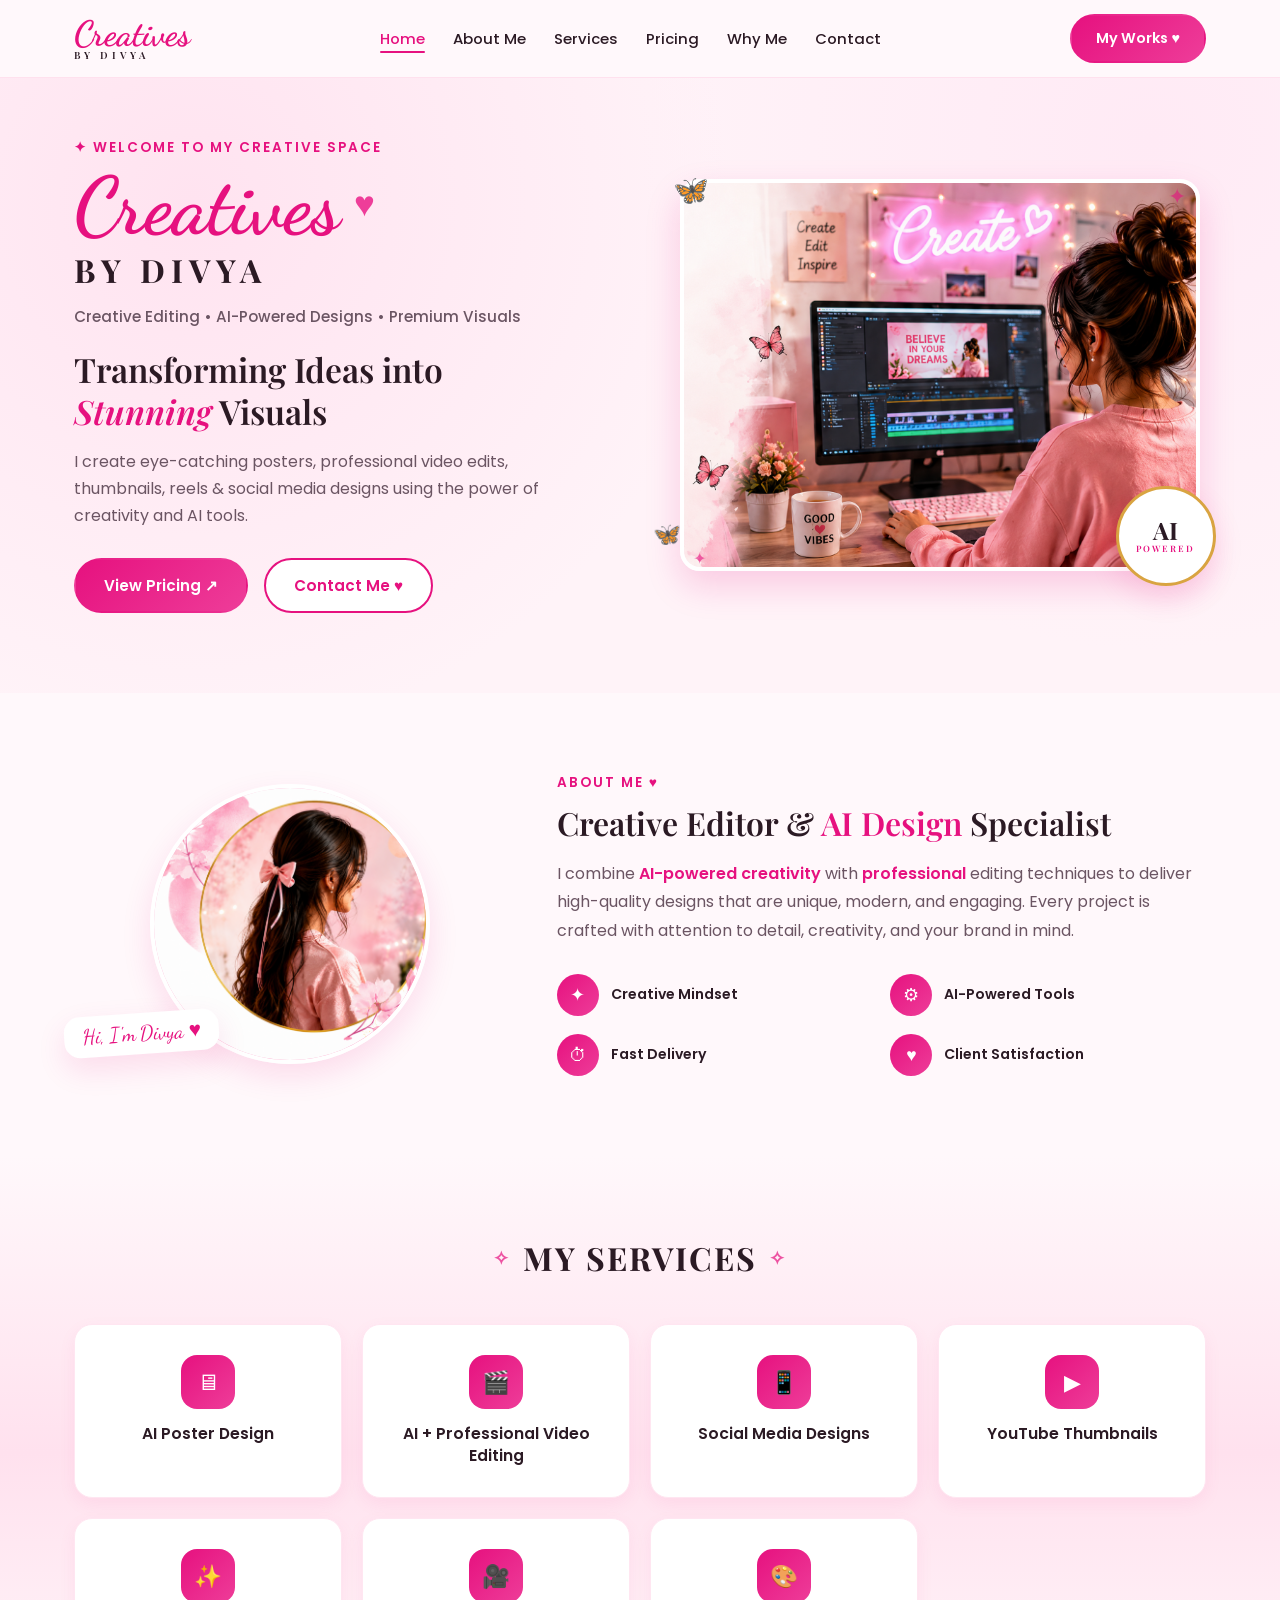
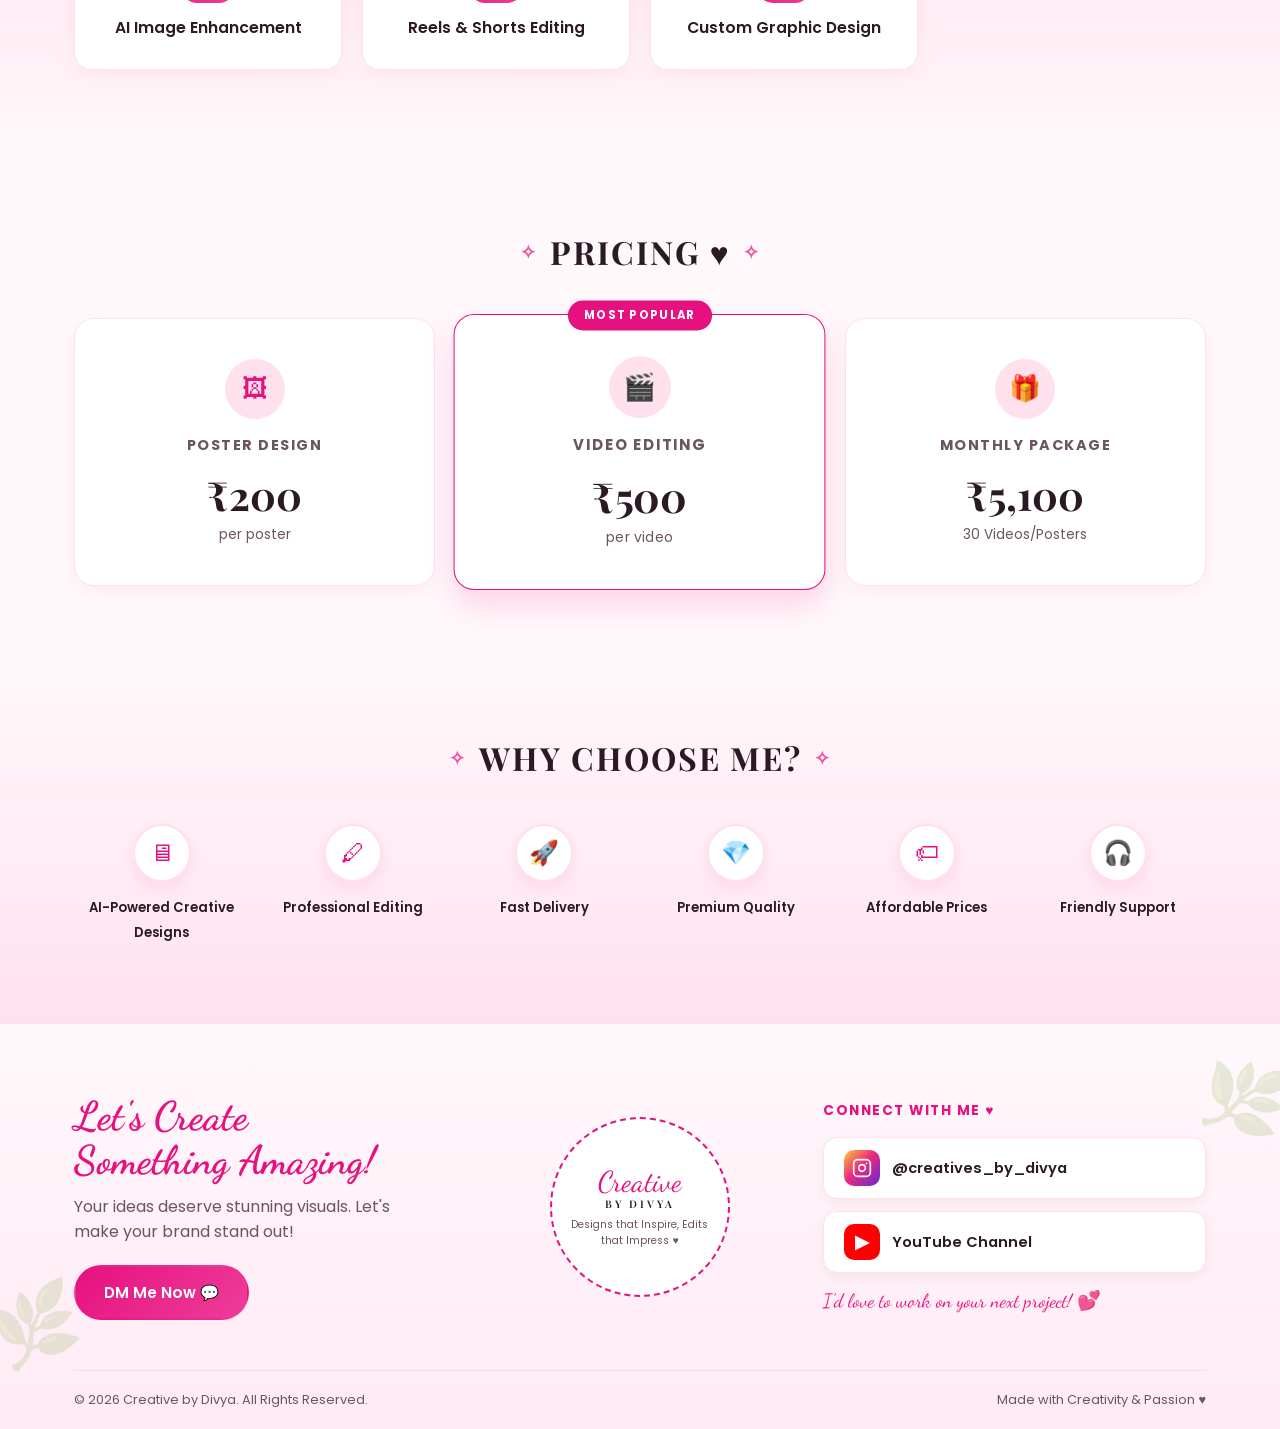
<file: index.html>
<!DOCTYPE html>
<html lang="en">
<head>
  <meta charset="UTF-8">
  <meta name="viewport" content="width=device-width, initial-scale=1.0">
  <title>Creatives by Divya | Creative Editing &amp; AI-Powered Designs</title>
  <!-- "Designed, developed, and maintained by Pratham Dada (BCA Student)." -->
  <link rel="icon" type="image/png" href="images/1000247204.png">
  <link rel="preconnect" href="https://fonts.googleapis.com">
  <link href="https://fonts.googleapis.com/css2?family=Dancing+Script:wght@600;700&family=Playfair+Display:ital,wght@0,600;0,700;1,600&family=Poppins:wght@300;400;500;600;700&display=swap" rel="stylesheet">
  <link rel="stylesheet" href="css/style.css">
</head>
<body>

<header>
  <div class="nav-wrap">
    <div class="logo">Creatives <small>BY DIVYA</small></div>
    <nav>
      <ul>
        <li><a href="#home" class="active">Home</a></li>
        <li><a href="#about">About Me</a></li>
        <li><a href="#services">Services</a></li>
        <li><a href="#pricing">Pricing</a></li>
        <li><a href="#why">Why Me</a></li>
        <li><a href="#contact">Contact</a></li>
      </ul>
    </nav>
      <a href="portfolio/index.html" class="btn btn-primary">My Works ♥</a>
  </div>
</header>

<section class="hero" id="home">
  <div class="hero-grid">
    <div class="hero-text">
      <div class="eyebrow">✦ WELCOME TO MY CREATIVE SPACE</div>
      <h1>Creatives <span class="heart">♥</span></h1>
      <div class="byline">BY DIVYA</div>
      <div class="tagline">Creative Editing • AI-Powered Designs • Premium Visuals</div>
      <h2>Transforming Ideas into<br><span class="accent">Stunning</span> Visuals</h2>
      <p class="desc">I create eye-catching posters, professional video edits, thumbnails, reels &amp; social media designs using the power of creativity and AI tools.</p>
      <div class="hero-btns">
        <a href="#pricing" class="btn btn-primary btn-ghost-lg">View Pricing ↗</a>
        <a href="#contact" class="btn btn-outline btn-ghost-lg">Contact Me ♥</a>
      </div>
    </div>

    <div class="hero-visual">
      <span class="float-emoji fe1">🦋</span>
      <span class="float-emoji fe2">🦋</span>
      <span class="sparkle sp1">✦</span>
      <span class="sparkle sp2">✦</span>
      <div class="desk-card">
        <img src="images/1000247203.png" alt="Divya Editing Setup" class="desk-card-img">
      </div>
      <div class="ai-badge">
        <div class="ai-txt">AI</div>
        <div class="ai-sub">POWERED</div>
      </div>
    </div>
  </div>
</section>

<section class="about" id="about">
  <div class="container about-grid">
    <div class="about-photo-wrap">
      <div class="about-photo">
        <img src="images/1000247204.png" alt="Divya" class="about-logo-img">
      </div>
      <div class="about-caption">Hi, I'm Divya ♥</div>
    </div>
    <div class="about-content">
      <div class="eyebrow">ABOUT ME ♥</div>
      <h3>Creative Editor &amp; <span class="hl">AI Design</span> Specialist</h3>
      <p class="lead">I combine <span class="hl2">AI-powered creativity</span> with <span class="hl2">professional</span> editing techniques to deliver high-quality designs that are unique, modern, and engaging. Every project is crafted with attention to detail, creativity, and your brand in mind.</p>
      <div class="feat-row">
        <div class="feat-item"><div class="feat-icon">✦</div><span class="label">Creative Mindset</span></div>
        <div class="feat-item"><div class="feat-icon">⚙</div><span class="label">AI-Powered Tools</span></div>
        <div class="feat-item"><div class="feat-icon">⏱</div><span class="label">Fast Delivery</span></div>
        <div class="feat-item"><div class="feat-icon">♥</div><span class="label">Client Satisfaction</span></div>
      </div>
    </div>
  </div>
</section>

<section class="services" id="services">
  <div class="container">
    <div class="sec-title"><h2>My Services</h2></div>
    <div class="service-grid">
      <div class="service-card"><div class="service-icon">🖥</div><h4>AI Poster Design</h4></div>
      <div class="service-card"><div class="service-icon">🎬</div><h4>AI + Professional Video Editing</h4></div>
      <div class="service-card"><div class="service-icon">📱</div><h4>Social Media Designs</h4></div>
      <div class="service-card"><div class="service-icon">▶</div><h4>YouTube Thumbnails</h4></div>
      <div class="service-card"><div class="service-icon">✨</div><h4>AI Image Enhancement</h4></div>
      <div class="service-card"><div class="service-icon">🎥</div><h4>Reels &amp; Shorts Editing</h4></div>
      <div class="service-card"><div class="service-icon">🎨</div><h4>Custom Graphic Design</h4></div>
    </div>
  </div>
</section>

<section class="pricing" id="pricing">
  <div class="container">
    <div class="sec-title"><h2>Pricing ♥</h2></div>
    <div class="price-grid">
      <div class="price-card">
        <div class="price-icon">🖼</div>
        <h4>Poster Design</h4>
        <div class="amount">₹200</div>
        <div class="unit">per poster</div>
      </div>
      <div class="price-card popular">
        <div class="popular-tag">MOST POPULAR</div>
        <div class="price-icon">🎬</div>
        <h4>Video Editing</h4>
        <div class="amount">₹500</div>
        <div class="unit">per video</div>
      </div>
      <div class="price-card">
        <div class="price-icon">🎁</div>
        <h4>Monthly Package</h4>
        <div class="amount">₹5,100</div>
        <div class="unit">30 Videos/Posters</div>
      </div>
    </div>
  </div>
</section>

<section class="why" id="why">
  <div class="container">
    <div class="sec-title"><h2>Why Choose Me?</h2></div>
    <div class="why-grid">
      <div class="why-item"><div class="why-icon">🖥</div><span>AI-Powered Creative Designs</span></div>
      <div class="why-item"><div class="why-icon">🖊</div><span>Professional Editing</span></div>
      <div class="why-item"><div class="why-icon">🚀</div><span>Fast Delivery</span></div>
      <div class="why-item"><div class="why-icon">💎</div><span>Premium Quality</span></div>
      <div class="why-item"><div class="why-icon">🏷</div><span>Affordable Prices</span></div>
      <div class="why-item"><div class="why-icon">🎧</div><span>Friendly Support</span></div>
    </div>
  </div>
</section>

<footer id="contact">
  <span class="leaf l1">🌿</span>
  <span class="leaf l2">🌿</span>
  <div class="container">
    <div class="footer-grid">
      <div>
        <h3>Let's Create<br>Something Amazing!</h3>
        <p class="sub">Your ideas deserve stunning visuals. Let's make your brand stand out!</p>
        <a href="https://instagram.com/creatives_by_divya" target="_blank" class="btn btn-primary btn-ghost-lg">DM Me Now 💬</a>
      </div>

      <div class="footer-logo">
        <div class="fl-title">Creative</div>
        <div class="fl-sub">BY DIVYA</div>
        <div class="fl-tag">Designs that Inspire, Edits that Impress ♥</div>
      </div>

      <div class="contact-col">
        <h4>Connect With Me ♥</h4>
        <div class="social-links">
          <!-- Updated Instagram Link with SVG Icon -->
          <a href="https://instagram.com/creatives_by_divya/" target="_blank" class="social-link insta">
            <span class="social-icon insta-icon">
              <svg width="20" height="20" viewBox="0 0 24 24" fill="none" stroke="currentColor" stroke-width="2" stroke-linecap="round" stroke-linejoin="round">
                <rect x="2" y="2" width="20" height="20" rx="5" ry="5"></rect>
                <path d="M16 11.37A4 4 0 1 1 12.63 8 4 4 0 0 1 16 11.37z"></path>
                <line x1="17.5" y1="6.5" x2="17.51" y2="6.5"></line>
              </svg>
            </span>
            <span>@creatives_by_divya</span>
          </a>
          <a href="https://youtube.com/@divyadada5" target="_blank" class="social-link yt">
            <span class="social-icon yt-icon">▶</span>
            <span>YouTube Channel</span>
          </a>
        </div>
        <div class="contact-note">I'd love to work on your next project! 💕</div>
      </div>
    </div>

    <div class="copyright">
      <span>© 2026 Creative by Divya. All Rights Reserved.</span>
      <span>Made with Creativity &amp; Passion ♥</span>
    </div>
  </div>
</footer>

<script src="js/script.js"></script>
</body>
</html>
</file>
<file: css/style.css>
:root {
  --pink-deep: #e6117f;
  --pink-main: #ee3d99;
  --pink-soft: #ffe1ee;
  --pink-bg: #fff3f8;
  --pink-pale: #fff8fb;
  --ink: #2b1a24;
  --ink-soft: #6b5563;
  --gold: #d9a441;
  --white: #ffffff;
  --shadow: 0 12px 30px rgba(230, 17, 127, 0.12);
}

* {
  margin: 0;
  padding: 0;
  box-sizing: border-box;
}

html {
  scroll-behavior: smooth;
}

body {
  font-family: 'Poppins', sans-serif;
  color: var(--ink);
  background: var(--pink-pale);
  overflow-x: hidden;
}

a {
  text-decoration: none;
  color: inherit;
}

ul {
  list-style: none;
}

img {
  max-width: 100%;
  height: auto;
  display: block;
}

.container {
  max-width: 1180px;
  margin: 0 auto;
  padding: 0 24px;
}

section {
  position: relative;
}

/* ---------- HEADER ---------- */
header {
  position: sticky;
  top: 0;
  z-index: 100;
  background: rgba(255, 248, 251, 0.95);
  backdrop-filter: blur(10px);
  border-bottom: 1px solid var(--pink-soft);
}

.nav-wrap {
  display: flex;
  align-items: center;
  justify-content: space-between;
  padding: 14px 24px;
  max-width: 1180px;
  margin: 0 auto;
}

.logo {
  font-family: 'Dancing Script', cursive;
  font-size: 2.2rem;
  font-weight: 700;
  color: var(--pink-deep);
  line-height: 1;
}

.logo small {
  display: block;
  font-family: 'Playfair Display', serif;
  font-size: 0.62rem;
  letter-spacing: 4px;
  color: var(--ink);
  font-weight: 600;
  margin-top: -2px;
}

nav ul {
  display: flex;
  gap: 28px;
}

nav a {
  font-size: 0.93rem;
  font-weight: 500;
  color: var(--ink);
  position: relative;
  padding-bottom: 4px;
  transition: color 0.2s;
}

nav a:hover,
nav a.active {
  color: var(--pink-deep);
}

nav a.active::after {
  content: '';
  position: absolute;
  left: 0;
  right: 0;
  bottom: 0;
  height: 2px;
  background: var(--pink-deep);
  border-radius: 2px;
}

.btn {
  display: inline-flex;
  align-items: center;
  justify-content: center;
  gap: 8px;
  padding: 12px 24px;
  border-radius: 30px;
  font-weight: 600;
  font-size: 0.9rem;
  border: 2px solid transparent;
  cursor: pointer;
  transition: all 0.25s ease;
  white-space: nowrap;
}

.btn:hover {
  transform: translateY(-2px);
  box-shadow: 0 10px 20px rgba(230, 17, 127, 0.25);
}

.btn-primary {
  background: linear-gradient(135deg, var(--pink-deep), var(--pink-main));
  color: #fff;
}

.btn-outline {
  background: #fff;
  color: var(--pink-deep);
  border-color: var(--pink-deep);
}

.btn-ghost-lg {
  padding: 14px 28px;
  font-size: 0.95rem;
}

/* ---------- HERO ---------- */
.hero {
  background: radial-gradient(circle at 15% 20%, #ffe3f0 0%, transparent 45%),
              radial-gradient(circle at 90% 10%, #ffeaf5 0%, transparent 40%),
              var(--pink-bg);
  padding: 60px 0 80px;
}

.hero-grid {
  display: grid;
  grid-template-columns: 1.05fr 1fr;
  gap: 40px;
  align-items: center;
  max-width: 1180px;
  margin: 0 auto;
  padding: 0 24px;
  position: relative;
}

.eyebrow {
  font-size: 0.85rem;
  letter-spacing: 2px;
  font-weight: 600;
  color: var(--pink-deep);
  margin-bottom: 8px;
}

.hero h1 {
  font-family: 'Dancing Script', cursive;
  font-size: 5rem;
  color: var(--pink-deep);
  line-height: 1;
  display: flex;
  align-items: center;
  gap: 14px;
}

.hero h1 .heart {
  font-size: 2.2rem;
  color: var(--pink-main);
}

.hero .byline {
  font-family: 'Playfair Display', serif;
  font-weight: 700;
  font-size: 2rem;
  letter-spacing: 6px;
  color: var(--ink);
  margin: 2px 0 14px;
}

.hero .tagline {
  font-size: 0.95rem;
  color: var(--ink-soft);
  font-weight: 500;
  margin-bottom: 20px;
}

.hero h2 {
  font-size: 2.1rem;
  font-weight: 600;
  line-height: 1.25;
  margin-bottom: 16px;
  font-family: 'Playfair Display', serif;
}

.hero h2 .accent {
  color: var(--pink-deep);
  font-style: italic;
}

.hero p.desc {
  color: var(--ink-soft);
  font-size: 1rem;
  line-height: 1.7;
  max-width: 480px;
  margin-bottom: 28px;
}

.hero-btns {
  display: flex;
  gap: 16px;
  flex-wrap: wrap;
}

/* Visual Box */
.hero-visual {
  position: relative;
  display: flex;
  justify-content: center;
  align-items: center;
}

.desk-card {
  width: 100%;
  max-width: 520px;
  overflow: hidden;
  border-radius: 20px;
  box-shadow: 0 15px 35px rgba(230, 17, 127, 0.18);
  border: 4px solid #fff;
}

.desk-card-img {
  width: 100%;
  height: auto;
  object-fit: cover;
  display: block;
  border-radius: 16px;
}

.ai-badge {
  position: absolute;
  bottom: -15px;
  right: -10px;
  width: 100px;
  height: 100px;
  border-radius: 50%;
  background: #fff;
  border: 3px solid var(--gold);
  display: flex;
  flex-direction: column;
  align-items: center;
  justify-content: center;
  box-shadow: var(--shadow);
  font-family: 'Playfair Display', serif;
  z-index: 2;
}

.ai-badge .ai-txt {
  font-size: 1.5rem;
  font-weight: 700;
  color: var(--ink);
  line-height: 1;
}

.ai-badge .ai-sub {
  font-size: 0.55rem;
  letter-spacing: 2px;
  color: var(--pink-deep);
  font-weight: 600;
}

.float-emoji {
  position: absolute;
  font-size: 1.8rem;
  opacity: 0.85;
  animation: float 5s ease-in-out infinite;
}

.fe1 {
  top: -10px;
  left: 0;
  animation-delay: 0s;
}

.fe2 {
  bottom: 20px;
  left: -20px;
  animation-delay: 1.2s;
  font-size: 1.4rem;
}

@keyframes float {
  0%, 100% {
    transform: translateY(0) rotate(0deg);
  }
  50% {
    transform: translateY(-12px) rotate(8deg);
  }
}

.sparkle {
  position: absolute;
  color: var(--pink-deep);
  opacity: 0.6;
}

.sp1 {
  top: 0;
  right: 20px;
  font-size: 1.4rem;
}

.sp2 {
  bottom: 0;
  left: 20px;
  font-size: 1rem;
}

/* ---------- ABOUT ---------- */
.about {
  padding: 80px 0;
  background: var(--pink-pale);
}

.about-grid {
  display: grid;
  grid-template-columns: 0.8fr 1.2fr;
  gap: 50px;
  align-items: center;
}

.about-photo-wrap {
  position: relative;
  display: flex;
  justify-content: center;
}

.about-photo {
  width: 280px;
  height: 280px;
  border-radius: 50%;
  background: linear-gradient(160deg, #ffd3e6, #ff8fc0);
  border: 4px solid #fff;
  box-shadow: var(--shadow);
  display: flex;
  align-items: center;
  justify-content: center;
  position: relative;
  overflow: hidden;
}

.about-logo-img {
  width: 100%;
  height: 100%;
  object-fit: cover;
}

.about-caption {
  position: absolute;
  left: -10px;
  bottom: 10px;
  font-family: 'Dancing Script', cursive;
  font-size: 1.3rem;
  color: var(--pink-deep);
  background: #fff;
  padding: 8px 18px;
  border-radius: 16px;
  box-shadow: var(--shadow);
  transform: rotate(-4deg);
}

.about h3 {
  font-size: 2rem;
  font-weight: 600;
  margin: 8px 0 16px;
  font-family: 'Playfair Display', serif;
}

.about h3 .hl {
  color: var(--pink-deep);
}

.about p.lead {
  color: var(--ink-soft);
  line-height: 1.8;
  margin-bottom: 28px;
}

.about p.lead .hl2 {
  color: var(--pink-deep);
  font-weight: 600;
}

.feat-row {
  display: grid;
  grid-template-columns: repeat(2, 1fr);
  gap: 18px;
}

.feat-item {
  display: flex;
  align-items: center;
  gap: 12px;
}

.feat-icon {
  width: 42px;
  height: 42px;
  min-width: 42px;
  border-radius: 50%;
  background: linear-gradient(135deg, var(--pink-deep), var(--pink-main));
  display: flex;
  align-items: center;
  justify-content: center;
  color: #fff;
  font-size: 1.1rem;
}

.feat-item span.label {
  font-size: 0.88rem;
  font-weight: 600;
}

/* ---------- SECTION TITLES ---------- */
.sec-title {
  text-align: center;
  margin-bottom: 45px;
}

.sec-title h2 {
  font-size: 2rem;
  font-weight: 700;
  letter-spacing: 2px;
  display: inline-flex;
  align-items: center;
  gap: 12px;
  font-family: 'Playfair Display', serif;
  text-transform: uppercase;
}

.sec-title h2::before,
.sec-title h2::after {
  content: '✧';
  color: var(--pink-deep);
  font-size: 1.2rem;
  opacity: 0.7;
}

/* ---------- SERVICES ---------- */
.services {
  padding: 80px 0;
  background: linear-gradient(180deg, var(--pink-pale), var(--pink-soft) 50%, var(--pink-pale));
}

.service-grid {
  display: grid;
  grid-template-columns: repeat(4, 1fr);
  gap: 20px;
}

.service-card {
  background: #fff;
  border-radius: 18px;
  padding: 30px 18px;
  text-align: center;
  box-shadow: 0 6px 18px rgba(230, 17, 127, 0.06);
  transition: transform 0.25s, box-shadow 0.25s;
  border: 1px solid #ffe6f1;
}

.service-card:hover {
  transform: translateY(-6px);
  box-shadow: var(--shadow);
}

.service-icon {
  width: 54px;
  height: 54px;
  border-radius: 16px;
  margin: 0 auto 14px;
  background: linear-gradient(135deg, var(--pink-deep), var(--pink-main));
  display: flex;
  align-items: center;
  justify-content: center;
  font-size: 1.4rem;
  color: #fff;
}

.service-card h4 {
  font-size: 0.98rem;
  font-weight: 600;
  line-height: 1.4;
}

/* ---------- PRICING ---------- */
.pricing {
  padding: 80px 0;
  background: var(--pink-pale);
}

.price-grid {
  display: grid;
  grid-template-columns: repeat(3, 1fr);
  gap: 24px;
  align-items: stretch;
}

.price-card {
  background: #fff;
  border: 1.5px solid #ffe0ee;
  border-radius: 20px;
  padding: 40px 24px;
  text-align: center;
  position: relative;
  box-shadow: 0 6px 18px rgba(230, 17, 127, 0.05);
}

.price-card.popular {
  border-color: var(--pink-deep);
  box-shadow: 0 14px 30px rgba(230, 17, 127, 0.16);
  transform: scale(1.03);
}

.popular-tag {
  position: absolute;
  top: -14px;
  left: 50%;
  transform: translateX(-50%);
  background: var(--pink-deep);
  color: #fff;
  font-size: 0.7rem;
  font-weight: 700;
  letter-spacing: 1px;
  padding: 6px 16px;
  border-radius: 20px;
  white-space: nowrap;
}

.price-icon {
  width: 60px;
  height: 60px;
  border-radius: 50%;
  margin: 0 auto 16px;
  background: var(--pink-soft);
  display: flex;
  align-items: center;
  justify-content: center;
  font-size: 1.6rem;
  color: var(--pink-deep);
}

.price-card h4 {
  font-size: 0.9rem;
  letter-spacing: 1.5px;
  font-weight: 700;
  text-transform: uppercase;
  margin-bottom: 12px;
  color: var(--ink-soft);
}

.price-card .amount {
  font-size: 2.5rem;
  font-weight: 700;
  color: var(--ink);
  font-family: 'Playfair Display', serif;
}

.price-card .unit {
  color: var(--ink-soft);
  font-size: 0.85rem;
  margin-top: 4px;
}

/* ---------- WHY CHOOSE ---------- */
.why {
  padding: 70px 0 80px;
  background: linear-gradient(180deg, var(--pink-pale), var(--pink-soft));
}

.why-grid {
  display: grid;
  grid-template-columns: repeat(6, 1fr);
  gap: 16px;
  text-align: center;
}

.why-item .why-icon {
  width: 58px;
  height: 58px;
  border-radius: 50%;
  margin: 0 auto 12px;
  background: #fff;
  border: 2px solid var(--pink-soft);
  display: flex;
  align-items: center;
  justify-content: center;
  font-size: 1.5rem;
  color: var(--pink-deep);
  box-shadow: 0 6px 14px rgba(230, 17, 127, 0.08);
}

.why-item span {
  font-size: 0.82rem;
  font-weight: 600;
  line-height: 1.3;
}

/* ---------- FOOTER / CONTACT ---------- */
footer {
  background: linear-gradient(180deg, var(--pink-pale), #ffeaf4);
  padding: 70px 0 0;
  position: relative;
  overflow: hidden;
}

.footer-grid {
  display: grid;
  grid-template-columns: 1fr 0.8fr 1fr;
  gap: 30px;
  align-items: center;
  padding-bottom: 50px;
  position: relative;
  z-index: 2;
}

.footer-grid h3 {
  font-family: 'Dancing Script', cursive;
  font-size: 2.5rem;
  color: var(--pink-deep);
  line-height: 1.1;
}

.footer-grid p.sub {
  color: var(--ink-soft);
  margin: 12px 0 20px;
  max-width: 320px;
  line-height: 1.6;
}

.footer-logo {
  width: 180px;
  height: 180px;
  border-radius: 50%;
  margin: 0 auto;
  border: 2px dashed var(--pink-deep);
  display: flex;
  flex-direction: column;
  align-items: center;
  justify-content: center;
  text-align: center;
  background: #fff;
}

.footer-logo .fl-title {
  font-family: 'Dancing Script', cursive;
  font-size: 1.8rem;
  color: var(--pink-deep);
}

.footer-logo .fl-sub {
  font-family: 'Playfair Display', serif;
  font-size: 0.65rem;
  letter-spacing: 3px;
  font-weight: 600;
  margin-top: -2px;
}

.footer-logo .fl-tag {
  font-size: 0.65rem;
  color: var(--ink-soft);
  margin-top: 6px;
  padding: 0 16px;
}

.contact-col h4 {
  font-size: 0.85rem;
  letter-spacing: 1.5px;
  font-weight: 700;
  color: var(--pink-deep);
  text-transform: uppercase;
  margin-bottom: 16px;
}

/* Social Buttons */
.social-links {
  display: flex;
  flex-direction: column;
  gap: 12px;
}

.social-link {
  display: inline-flex;
  align-items: center;
  gap: 12px;
  background: #fff;
  padding: 12px 20px;
  border-radius: 14px;
  box-shadow: 0 4px 12px rgba(0, 0, 0, 0.05);
  font-weight: 600;
  font-size: 0.92rem;
  border: 1px solid #ffe0ee;
  transition: transform 0.2s;
}

.social-link:hover {
  transform: translateY(-3px);
}

.social-icon {
  width: 36px;
  height: 36px;
  border-radius: 10px;
  display: flex;
  align-items: center;
  justify-content: center;
  color: #fff;
  font-size: 1.1rem;
}

.insta-icon {
  background: linear-gradient(135deg, #f9ce34, #ee2a7b 45%, #6228d7);
}

.yt-icon {
  background: #ff0000;
}

.contact-note {
  margin-top: 16px;
  color: var(--pink-deep);
  font-family: 'Dancing Script', cursive;
  font-size: 1.2rem;
}

.copyright {
  border-top: 1px solid #ffd6e8;
  padding: 20px 0;
  display: flex;
  justify-content: space-between;
  flex-wrap: wrap;
  gap: 10px;
  font-size: 0.8rem;
  color: var(--ink-soft);
  position: relative;
  z-index: 2;
}

.leaf {
  position: absolute;
  font-size: 4.5rem;
  opacity: 0.15;
  color: var(--pink-deep);
  z-index: 1;
}

.leaf.l1 {
  left: -10px;
  bottom: 50px;
  transform: rotate(-15deg);
}

.leaf.l2 {
  right: -10px;
  top: 20px;
  transform: rotate(20deg);
}

/* ---------- RESPONSIVE BREAKPOINTS ---------- */

/* Tablet View (Max Width 992px) */
@media (max-width: 992px) {
  nav {
    display: none;
  }
  .hero-grid {
    grid-template-columns: 1fr;
    text-align: center;
  }
  .hero h1 {
    font-size: 4rem;
    justify-content: center;
  }
  .hero .byline {
    font-size: 1.6rem;
  }
  .hero p.desc {
    margin: 0 auto 24px;
  }
  .hero-btns {
    justify-content: center;
  }
  .about-grid {
    grid-template-columns: 1fr;
    text-align: center;
  }
  .about-photo-wrap {
    margin-bottom: 10px;
  }
  .service-grid {
    grid-template-columns: repeat(2, 1fr);
  }
  .price-grid {
    grid-template-columns: 1fr;
    max-width: 450px;
    margin: 0 auto;
  }
  .price-card.popular {
    transform: none;
  }
  .why-grid {
    grid-template-columns: repeat(3, 1fr);
  }
  .footer-grid {
    grid-template-columns: 1fr;
    text-align: center;
  }
  .footer-grid p.sub {
    margin: 12px auto 20px;
  }
  .social-links {
    align-items: center;
  }
}

/* Smartphone View (Max Width 576px) */
@media (max-width: 576px) {
  .container {
    padding: 0 16px;
  }
  .hero {
    padding: 40px 0 60px;
  }
  .hero h1 {
    font-size: 3rem;
  }
  .hero h2 {
    font-size: 1.6rem;
  }
  .hero .byline {
    font-size: 1.3rem;
    letter-spacing: 4px;
  }
  .feat-row {
    grid-template-columns: 1fr;
  }
  .service-grid {
    grid-template-columns: 1fr;
  }
  .why-grid {
    grid-template-columns: repeat(2, 1fr);
  }
  .ai-badge {
    width: 80px;
    height: 80px;
    bottom: -10px;
    right: -5px;
  }
  .ai-badge .ai-txt {
    font-size: 1.2rem;
  }
  .copyright {
    flex-direction: column;
    text-align: center;
    gap: 6px;
  }
}
</file>
